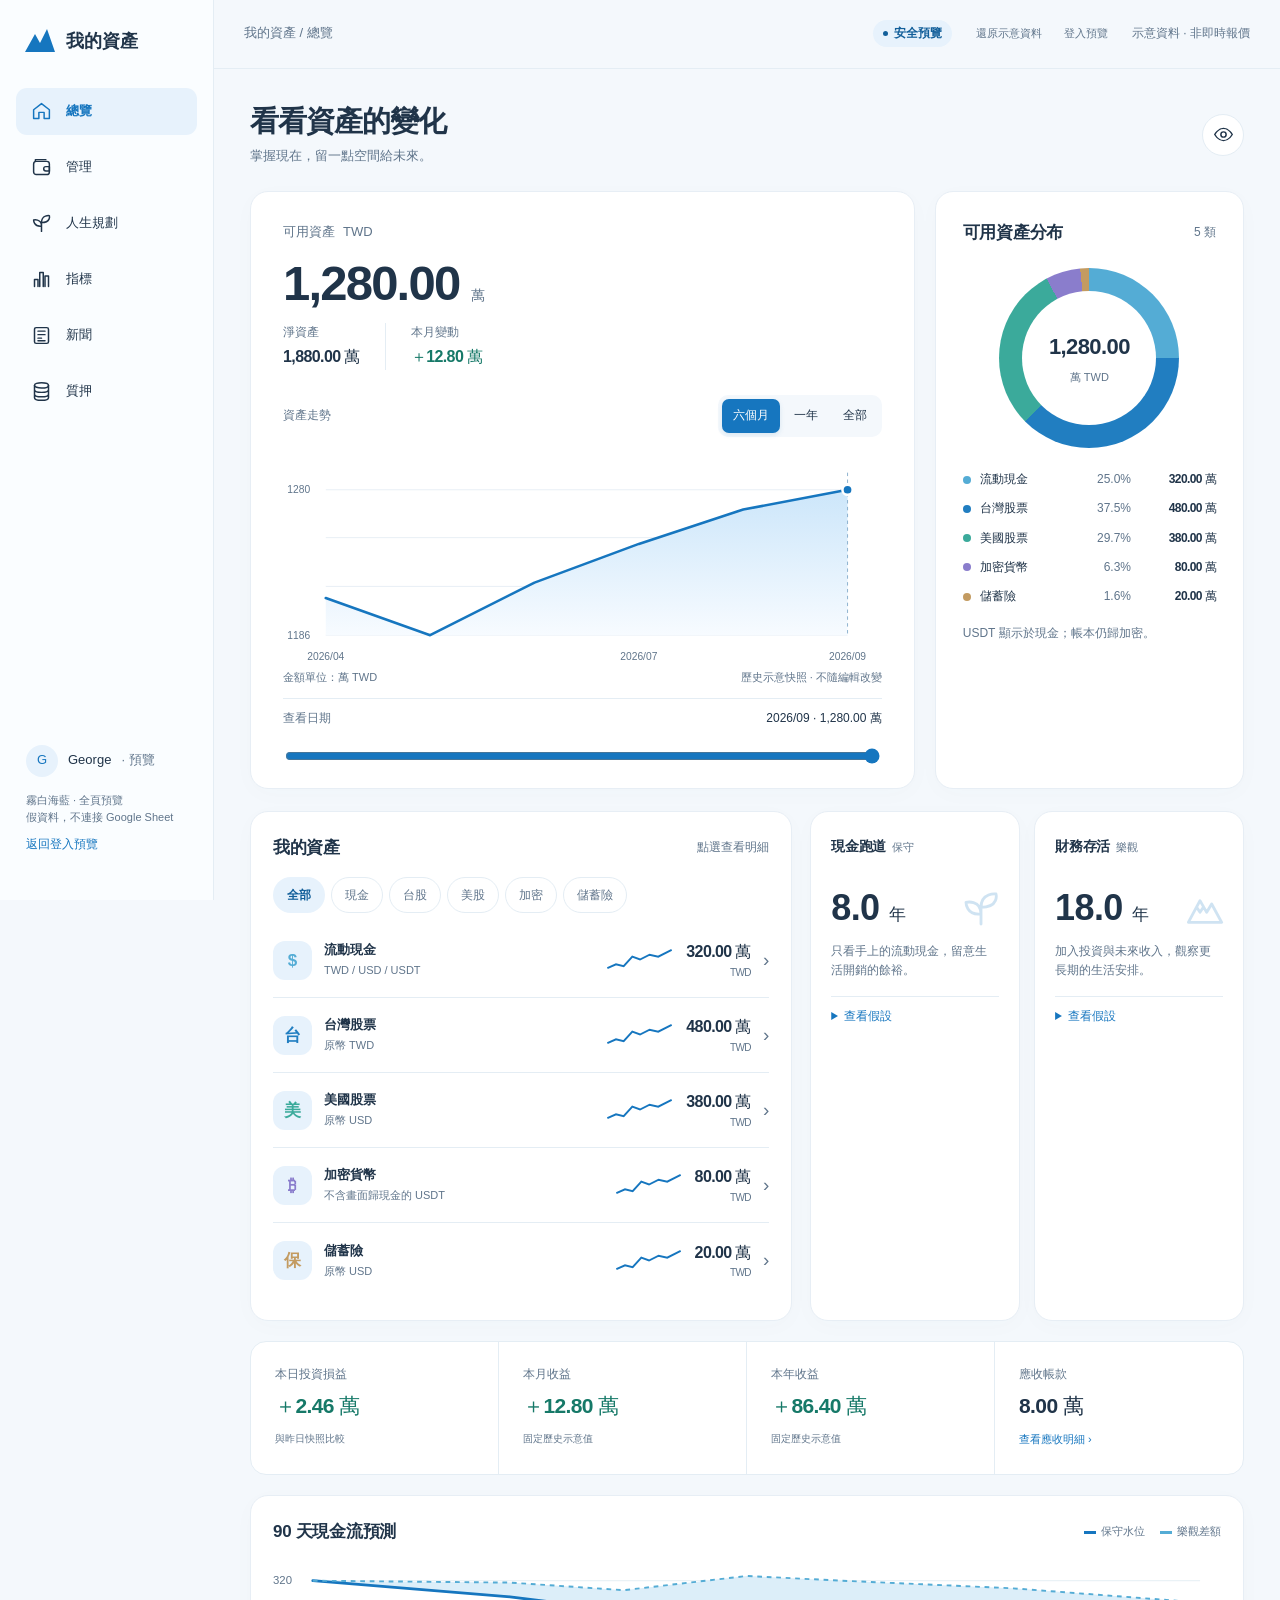
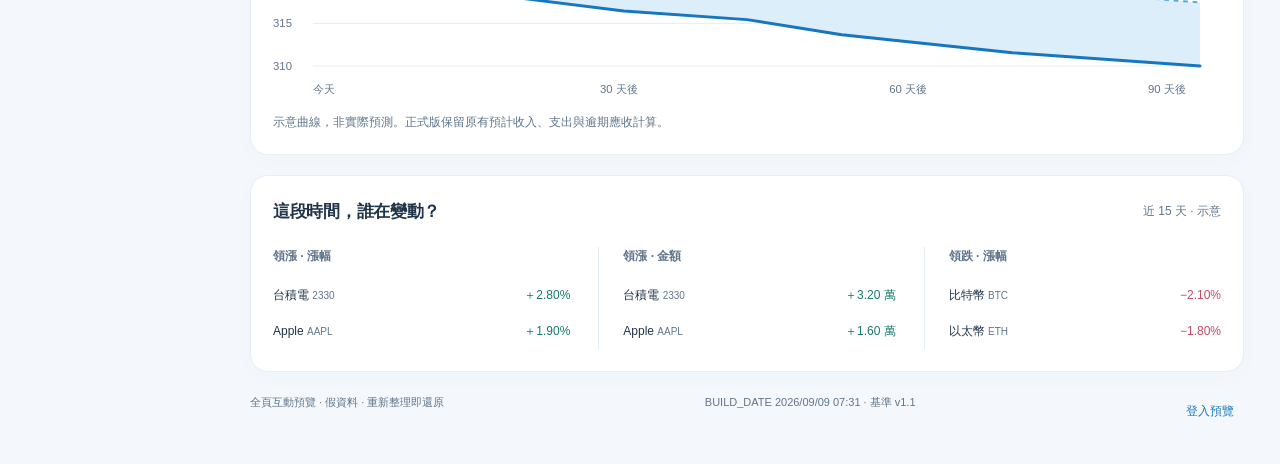
<file: ui-preview.html>
<!doctype html>
<html lang="zh-TW">
<head>
<meta charset="utf-8">
<meta http-equiv="Content-Security-Policy" content="default-src 'none'; script-src 'unsafe-inline'; style-src 'unsafe-inline'; connect-src 'none'; img-src data:; font-src 'none'; form-action 'none'; base-uri 'none'; object-src 'none'">
<meta name="viewport" content="width=device-width, initial-scale=1">
<title>資產總覽 · 霧白海藍預覽</title>
<style>
:root{color-scheme:light;--bg:#f4f8fc;--paper:#fff;--ink:#203449;--muted:#60758b;--blue:#1676bf;--blue-deep:#125f9a;--blue-pale:#e7f2fc;--line:#e4edf4;--positive:#167968;--negative:#c54a63;--cash:#54acd5;--tw:#217ec1;--us:#3baa9b;--crypto:#8a7dcc;--insurance:#c39b61;--shadow:0 5px 24px #23597a05}
*{box-sizing:border-box}body{margin:0;background:var(--bg);color:var(--ink);font-family:Inter,-apple-system,BlinkMacSystemFont,"PingFang TC","Microsoft JhengHei",sans-serif;font-size:14px;line-height:1.6}button,input{font:inherit}button{cursor:pointer;color:inherit}button:disabled{cursor:default}button:focus-visible,a:focus-visible,input:focus-visible,summary:focus-visible{outline:3px solid var(--blue);outline-offset:4px}button{border:0;background:none}a{color:var(--blue)}h1,h2,h3,p{margin:0}h1{font-size:27px;letter-spacing:-1px;line-height:1.3}h2{font-size:17px;letter-spacing:-.3px}h3{font-size:14px}.num{font-variant-numeric:tabular-nums;letter-spacing:-.6px}.muted{color:var(--muted)}.positive{color:var(--positive)}.negative{color:var(--negative)}.icon{width:21px;height:21px;fill:none;stroke:currentColor;stroke-width:1.7;stroke-linecap:round;stroke-linejoin:round;flex:none}.skip{position:fixed;top:-100px;left:12px;z-index:10;background:white;padding:12px}.skip:focus{top:12px}.sidebar{display:none}.topbar{padding:17px 20px 12px;display:flex;align-items:center;justify-content:space-between;gap:12px}.brand{font-size:18px;font-weight:750;display:flex;gap:11px;align-items:center}.brandmark{width:30px;height:28px;color:var(--blue)}.badge{display:inline-flex;align-items:center;gap:6px;color:var(--blue-deep);font-size:12px;font-weight:600;padding:4px 10px;border-radius:20px;background:var(--blue-pale)}.badge:before{content:"";height:5px;width:5px;border-radius:50%;background:currentColor}.top-meta{display:flex;gap:16px;align-items:center}.top-meta .muted{display:none;font-size:12px}main{max-width:1500px;margin:auto;padding:16px 18px 100px}.page-head{display:flex;align-items:center;justify-content:space-between;margin:0 0 22px;gap:12px}.page-head p{margin-top:6px;font-size:13px;color:var(--muted)}.round-button{width:42px;height:42px;border:1px solid var(--line);border-radius:50%;background:var(--paper);display:grid;place-items:center;flex:none}.preview-note{font-size:12px;color:var(--muted);margin-top:18px}.panel{background:var(--paper);border:1px solid #e7eef5;border-radius:18px;box-shadow:var(--shadow)}.hero-grid{display:grid;gap:16px}.hero{padding:24px 22px 12px;overflow:hidden}.eyebrow{font-size:13px;color:var(--muted);display:flex;gap:8px;align-items:center}.balance{font-size:40px;font-weight:650;line-height:1.35;letter-spacing:-1.8px;margin:7px 0}.balance small{font-size:14px;font-weight:450;letter-spacing:0;color:var(--muted)}.hero-facts{display:flex;gap:25px;font-size:12px}.hero-facts strong{display:block;font-size:16px;font-weight:550;margin-top:2px}.hero-facts>div+div{border-left:1px solid var(--line);padding-left:25px}.chart-heading{display:flex;justify-content:space-between;align-items:center;gap:8px;margin:25px 0 4px}.segmented{display:flex;padding:4px;border-radius:10px;background:var(--bg);gap:3px}.segmented button{padding:6px 11px;border-radius:7px;font-size:12px;min-height:34px}.segmented button[aria-pressed=true]{background:var(--blue);color:white;box-shadow:0 2px 5px #1a6fab20}.chart{position:relative;min-width:0}.chart svg{width:100%;height:auto;display:block;overflow:visible}.chart text{fill:var(--muted);font-size:21px;font-family:inherit}.chart-grid{stroke:var(--line);stroke-width:1}.chart-line{stroke:var(--blue);stroke-width:3;fill:none;stroke-linejoin:round;stroke-linecap:round}.chart-caption{display:flex;align-items:center;justify-content:space-between;gap:10px;color:var(--muted);font-size:11px;padding:0 0 6px}.date-control{display:flex;flex-wrap:wrap;align-items:center;gap:12px;border-top:1px solid var(--line);padding-top:10px;margin-top:5px;font-size:12px;color:var(--muted)}.date-control input{order:2;flex-basis:100%;accent-color:var(--blue);width:100%;min-width:40px;height:28px}.date-control output{margin-left:auto;white-space:nowrap;color:var(--ink);font-variant-numeric:tabular-nums}.allocation{padding:24px}.section-head{display:flex;align-items:center;justify-content:space-between;gap:10px}.section-head .muted{font-size:12px}.donut-wrap{display:grid;place-items:center;position:relative;width:170px;height:170px;margin:23px auto}.donut{width:100%;height:100%;border-radius:50%;background:conic-gradient(var(--cash) 0 25%,var(--tw) 25% 62.5%,var(--us) 62.5% 92.1875%,var(--crypto) 92.1875% 98.4375%,var(--insurance) 98.4375%)}.donut:after{content:"";position:absolute;inset:23px;background:white;border-radius:50%}.donut-center{position:absolute;text-align:center;line-height:1.6}.donut-center b{display:block;font-size:22px;font-weight:600}.donut-center span{font-size:11px;color:var(--muted)}.legend{list-style:none;padding:0;margin:0;display:grid;gap:10px}.legend li{display:flex;align-items:center;gap:9px;font-size:12px}.dot{width:8px;height:8px;border-radius:50%;flex:none}.legend .pct{margin-left:auto;color:var(--muted)}.legend b{font-weight:550;width:76px;text-align:right}.lower-grid{display:grid;grid-template-columns:minmax(0,1fr);gap:18px;margin-top:22px}.assets{padding:22px}.filters{display:flex;gap:6px;overflow:auto;padding:16px 0 10px}.filters button{font-size:12px;min-height:36px;padding:6px 13px;white-space:nowrap;border-radius:18px;border:1px solid var(--line);color:var(--muted)}.filters button[aria-pressed=true]{background:var(--blue-pale);color:var(--blue-deep);border-color:transparent;font-weight:650}.asset-row{width:100%;display:flex;align-items:center;text-align:left;gap:12px;padding:16px 0;border-bottom:1px solid var(--line);min-height:75px}.asset-row:last-child{border-bottom:none}.asset-icon{width:39px;height:39px;display:grid;place-items:center;border-radius:12px;font-weight:650;font-size:17px;background:var(--blue-pale);color:var(--blue)}.asset-title{min-width:0;overflow-wrap:anywhere;font-size:13px;font-weight:600;flex:1}.asset-title small{display:block;color:var(--muted);font-size:11px;font-weight:400;margin-top:1px}.asset-value{flex:none;text-align:right;font-size:16px;font-weight:550}.asset-value small{display:block;font-size:10px;color:var(--muted);font-weight:400}.spark{display:none;width:68px;height:24px;fill:none;stroke:var(--blue);stroke-width:2}.chevron{color:var(--muted);font-size:19px}.runways{display:grid;gap:14px}.runway{padding:22px;position:relative;overflow:hidden}.runway h2{font-size:14px}.runway .tag{font-size:11px;color:var(--muted);font-weight:400;margin-left:6px}.runway-num{font-size:32px;font-weight:600;margin:14px 0 5px}.runway-num small{font-size:17px;font-weight:450}.runway p{font-size:12px;color:var(--muted);max-width:30em}.runway details{margin-top:16px;font-size:12px;border-top:1px solid var(--line);padding-top:10px}.runway summary{color:var(--blue);cursor:pointer}.runway ul{padding-left:17px;color:var(--muted);margin-bottom:0}.runway-art{position:absolute;right:22px;top:55px;opacity:.2;color:var(--blue);width:54px;height:54px}.income-strip{display:grid;grid-template-columns:1fr 1fr;gap:0;background:var(--paper);border:1px solid var(--line);border-radius:16px;margin:20px 0;overflow:hidden}.income-stat{padding:18px;border-bottom:1px solid var(--line)}.income-stat:nth-child(odd){border-right:1px solid var(--line)}.income-stat:nth-child(n+3){border-bottom:0}.income-stat span{font-size:12px;color:var(--muted)}.income-stat b{display:block;font-size:21px;font-weight:550;margin:4px 0}.income-stat small{font-size:10px;color:var(--muted)}.cashflow{padding:22px;margin-top:20px}.cashflow .section-head{flex-wrap:wrap}.line-legend{display:flex;gap:15px;font-size:11px;color:var(--muted)}.line-legend i{display:inline-block;width:12px;height:3px;background:var(--blue);vertical-align:middle;margin-right:5px}.line-legend i.optimistic{background:var(--cash)}.cashflow-chart{margin-top:12px}.movers{padding:22px;margin-top:20px}.mover-columns{display:grid;gap:20px;margin-top:22px}.mover-column h3{font-size:12px;color:var(--muted);margin-bottom:12px}.mover-item{display:flex;align-items:center;justify-content:space-between;font-size:12px;padding:8px 0}.mover-item b{font-weight:500}.mover-item small{color:var(--muted)}.footer{margin-top:22px;font-size:11px;color:var(--muted);display:flex;justify-content:space-between;gap:10px;flex-wrap:wrap}.bottom-nav{position:fixed;bottom:0;left:0;right:0;background:#ffffffef;backdrop-filter:blur(12px);border-top:1px solid var(--line);display:flex;justify-content:space-around;padding:8px 6px max(9px,env(safe-area-inset-bottom));z-index:3}.bottom-nav button{display:flex;flex-direction:column;align-items:center;gap:3px;font-size:10px;min-width:45px;min-height:45px;color:var(--muted)}.bottom-nav button[aria-current=page]{color:var(--blue)}.pending{opacity:.55}dialog{border:1px solid var(--line);border-radius:22px;padding:27px;width:min(440px,calc(100% - 32px));color:var(--ink);box-shadow:0 20px 90px #20344922}dialog::backdrop{background:#17354b45;backdrop-filter:blur(3px)}.dialog-head{display:flex;align-items:center;justify-content:space-between;gap:12px;margin-bottom:12px}.dialog-copy{color:var(--muted);font-size:14px}.detail-value{font-size:34px;margin:16px 0;font-weight:600}.detail-meta{padding:16px;background:var(--bg);border-radius:12px;font-size:13px}.dialog-close{margin-top:24px;background:var(--blue);color:white;min-height:44px;border-radius:10px;width:100%}.notice{position:fixed;bottom:90px;left:50%;transform:translateX(-50%);background:var(--ink);color:white;border-radius:12px;padding:12px 20px;font-size:13px;z-index:6;max-width:calc(100% - 30px);width:max-content;box-shadow:0 5px 30px #20344922}.notice:empty{display:none}.private .money{visibility:hidden;user-select:none}
@media(min-width:500px){.spark{display:block}.runways{grid-template-columns:1fr 1fr}.balance{font-size:45px}.hero{padding:28px 28px 14px}}
@media(min-width:769px){.chart text{font-size:12px}.hero .chart svg{max-height:225px}.sidebar{display:flex;position:fixed;inset:0 auto 0 0;width:196px;padding:27px 16px 22px;background:#fafdff;border-right:1px solid var(--line);flex-direction:column}.sidebar .brand{padding:0 9px 32px}.side-links{display:grid;gap:9px}.side-links button{display:flex;align-items:center;gap:14px;text-align:left;padding:13px 15px;border-radius:11px;font-size:13px;min-height:46px}.side-links button[aria-current=page]{background:var(--blue-pale);color:var(--blue);font-weight:650}.side-links .pending small{margin-left:auto;font-size:9px}.side-bottom{margin-top:auto;color:var(--muted);font-size:11px;padding:15px 10px}.profile{display:flex;align-items:center;gap:10px;margin-bottom:15px;color:var(--ink);font-size:13px}.avatar{width:32px;height:32px;border-radius:50%;display:grid;place-items:center;background:var(--blue-pale);color:var(--blue)}.workspace{margin-left:196px}.topbar{padding:20px 30px;border-bottom:1px solid var(--line)}.topbar .brand{font-size:13px;font-weight:450;color:var(--muted)}.topbar .brandmark{display:none}.top-meta .muted{display:block}main{padding:30px 28px 30px}.page-head{margin-bottom:24px}h1{font-size:29px}.hero-grid{grid-template-columns:minmax(0,1.85fr) minmax(245px,1fr);gap:20px}.hero{padding:28px 28px 14px}.hero .balance{font-size:45px}.allocation{padding:25px 22px}.donut-wrap{width:165px;height:165px;margin:22px auto}.lower-grid{grid-template-columns:minmax(0,1.4fr) minmax(0,1fr)}.runways{grid-template-columns:1fr}.income-strip{grid-template-columns:repeat(4,1fr)}.income-stat{border-bottom:0;border-right:1px solid var(--line)}.income-stat:last-child{border-right:0}.mover-columns{grid-template-columns:repeat(3,1fr);gap:28px}.mover-column+.mover-column{border-left:1px solid var(--line);padding-left:24px}.bottom-nav{display:none}.notice{bottom:28px}.hero .chart{margin-top:10px}}
@media(min-width:1200px){main{padding:34px 36px}.sidebar{width:214px}.workspace{margin-left:214px}.hero-grid{grid-template-columns:minmax(0,2.15fr) minmax(285px,1fr)}.balance,.hero .balance{font-size:49px}.hero{padding:30px 32px 16px}.lower-grid{grid-template-columns:minmax(0,1.25fr) minmax(0,1fr)}.runways{grid-template-columns:1fr 1fr}.runway{padding:23px 20px}.runway-num{font-size:36px;margin-top:22px}.runway-art{top:70px;right:18px;width:40px}.allocation{padding:27px}.donut-wrap{width:180px;height:180px}.income-stat{padding:20px 24px}}
@media(prefers-reduced-motion:no-preference){button{transition:background .16s,color .16s}.asset-row:hover{background:var(--bg)}.round-button:hover{background:var(--blue-pale)}}
[hidden]{display:none!important}
:root{--danger-soft:#fff0f3;--warm:#fff5e7}
.account-original small{display:block;font-size:10px;color:var(--muted)}
.subnav{display:flex;align-items:center;gap:6px;flex-wrap:wrap;margin:0 0 20px}.subnav button{min-height:40px;padding:8px 15px;border-radius:10px;font-size:13px;color:var(--muted)}.subnav button[aria-pressed=true]{background:var(--blue-pale);color:var(--blue-deep);font-weight:600}
.primary,.secondary,.danger-button{min-height:42px;padding:9px 16px;border-radius:10px;display:inline-flex;align-items:center;justify-content:center;gap:8px;font-size:13px;font-weight:550}.primary{background:var(--blue);color:white}.secondary{background:var(--paper);border:1px solid var(--line);color:var(--blue)}.danger-button{background:var(--danger-soft);color:var(--negative)}.text-button{color:var(--blue);font-size:12px;min-height:36px;padding:5px 10px}.toolbar{display:flex;align-items:center;justify-content:space-between;gap:12px;flex-wrap:wrap;margin-bottom:22px}.toolbar p{font-size:12px;color:var(--muted)}.section-space{margin-top:24px}.padded{padding:22px}.block-note{padding:12px 16px;background:var(--blue-pale);border-radius:11px;color:var(--blue-deep);font-size:12px;line-height:1.8;margin-top:18px}.subtle-note{font-size:12px;color:var(--muted);margin-top:12px}.management-accounts{margin-top:16px}.record-row{display:grid;grid-template-columns:minmax(0,1fr) auto;align-items:center;gap:12px;padding:17px 0;border-bottom:1px solid var(--line)}.record-row:last-child{border:0}.record-name{font-weight:550;font-size:14px;overflow-wrap:anywhere}.record-name small{font-weight:400;font-size:11px;display:block;color:var(--muted);margin-top:3px}.record-right{display:flex;align-items:center;gap:8px}.record-amount{font-size:17px;text-align:right;font-weight:550;white-space:nowrap}.record-amount small{display:block;font-size:10px;font-weight:400;color:var(--muted)}.edit-button{width:36px;height:36px;border-radius:9px;color:var(--muted);border:1px solid var(--line);font-size:15px}.two-column,.three-column{display:grid;gap:18px;grid-template-columns:minmax(0,1fr)}.quiet-card{background:var(--paper);border:1px solid var(--line);border-radius:14px;padding:21px}.quiet-card .card-value{font-size:28px;font-weight:600;margin:12px 0 5px}.quiet-card .card-value small{font-size:12px;color:var(--muted);font-weight:400}.mini-head{display:flex;justify-content:space-between;align-items:center;gap:8px}.mini-head h3{font-size:14px}.budget-line{padding:14px 0}.budget-line-head{display:flex;justify-content:space-between;font-size:13px;gap:8px}.budget-track{height:7px;background:var(--bg);border-radius:8px;margin-top:9px;overflow:hidden}.budget-track span{display:block;height:100%;background:var(--blue);border-radius:8px}.status-tag{font-size:10px;background:var(--blue-pale);color:var(--blue-deep);border-radius:12px;padding:3px 9px;white-space:nowrap}.status-tag.done{color:var(--positive);background:#e9f7f2}.empty-state{padding:35px 15px;text-align:center;color:var(--muted);font-size:13px}.editor-form{display:grid;gap:16px}.editor-form label{font-size:12px;color:var(--muted);display:grid;gap:7px}.editor-form input,.editor-form select,.param-row input{width:100%;min-width:0;min-height:42px;border:1px solid #d4e1ed;border-radius:9px;background:white;color:var(--ink);padding:9px 11px;font:inherit}.editor-form select{font-size:14px}.editor-form input{font-size:16px}.editor-form .form-grid{display:grid;grid-template-columns:1fr 1fr;gap:12px}.form-actions{display:flex;justify-content:flex-end;gap:10px;flex-wrap:wrap;margin-top:10px}.form-error{color:var(--negative);font-size:13px;min-height:20px}.editor-form .muted{font-size:12px}dialog{max-height:90dvh;overflow:auto}dialog .form-actions .danger-button{margin-right:auto}.dialog-head h2{max-width:calc(100% - 55px);overflow-wrap:anywhere}.global-actions{display:flex;gap:6px}.global-actions button{font-size:11px;color:var(--muted);padding:5px 8px;border-radius:8px}.global-actions button:hover{background:var(--blue-pale)}.side-bottom .text-button{padding-left:0}.private .private-input{visibility:hidden}.page-illustration{width:100%;height:100%;display:block}.experience-card{display:grid;grid-template-columns:85px minmax(0,1fr) auto;align-items:center;gap:14px;padding:15px;border:1px solid var(--line);border-radius:14px;background:white}.experience-art{height:76px;border-radius:10px;overflow:hidden;background:var(--blue-pale)}.experience-copy h3{font-size:14px}.experience-copy p{font-size:11px;color:var(--muted);margin-top:4px}.experience-stack{display:grid;gap:13px;margin-top:18px}.page-banner{position:relative;overflow:hidden;background:linear-gradient(120deg,#eff7fd,#e0f1fc);border:1px solid #deecf7;padding:27px;border-radius:17px;margin-bottom:22px}.page-banner h2{font-size:22px;max-width:75%;line-height:1.5}.page-banner p{color:var(--muted);font-size:13px;max-width:70%;margin-top:6px}.banner-art{position:absolute;right:0;bottom:-3px;height:125px;width:190px;opacity:.75;pointer-events:none}.planning-layout{display:grid;grid-template-columns:minmax(0,1fr);gap:20px}.params{align-self:start;padding:20px}.params summary{cursor:pointer;font-size:15px;font-weight:600;list-style-position:outside;margin-left:16px}.params .param-group{padding:16px 0;border-top:1px solid var(--line);margin-top:16px}.param-group h3{color:var(--muted);font-size:11px;margin-bottom:12px}.param-row{display:grid;grid-template-columns:minmax(0,1fr) 78px 24px;gap:7px;align-items:center;margin:9px 0;font-size:12px}.param-row input{font-size:14px;font-weight:500;padding:7px 8px;min-height:35px;font-variant-numeric:tabular-nums}.param-row>span{color:var(--muted);font-size:10px}.param-help{font-size:11px;color:var(--muted);margin-top:10px}.projection-top{display:flex;align-items:center;justify-content:space-between;gap:16px;background:var(--blue-pale);border-radius:14px;padding:20px;margin-bottom:18px}.projection-top p{font-size:11px;color:var(--muted)}.projection-top strong{font-size:25px;font-weight:600}.projection-chart{margin-top:20px}.timeline{display:flex;justify-content:space-between;gap:12px;position:relative;padding:22px 5px 0}.timeline:before{content:'';position:absolute;left:8px;right:8px;top:27px;height:2px;background:var(--line)}.timeline-item{position:relative;padding-top:20px;font-size:11px;max-width:25%;text-align:center}.timeline-item:before{content:'';position:absolute;top:0;left:calc(50% - 5px);width:10px;height:10px;background:var(--blue);border:3px solid #e1effa;border-radius:50%}.timeline-item strong{display:block;font-size:12px}.projection-legend{display:flex;gap:18px;flex-wrap:wrap;color:var(--muted);font-size:11px}.projection-legend i{width:13px;display:inline-block;border-top:2px solid var(--blue);vertical-align:middle;margin-right:6px}.projection-legend .floor{border-top-style:dashed;border-color:var(--insurance)}.temp-hero{text-align:center;padding:30px 24px}.temp-hero h2{font-size:16px}.temp-number{font-size:52px;font-weight:600;margin:8px 0 15px;line-height:1.3}.temp-number small{font-size:17px;font-weight:450;color:var(--muted);margin-left:12px}.temp-track{height:12px;position:relative;margin:0 auto;background:linear-gradient(90deg,#2f88c9,#a6d3e7,#ecdba2,#eaae7d,#d7706b);border-radius:10px;max-width:720px}.temp-pointer{position:absolute;top:-5px;transform:translateX(-50%);width:20px;height:22px;border:3px solid white;box-shadow:0 0 0 2px var(--ink);background:var(--ink);border-radius:10px}.temp-labels{display:flex;justify-content:space-between;max-width:720px;margin:13px auto 0;font-size:11px;color:var(--muted)}.indicator-grid{display:grid;grid-template-columns:minmax(0,1fr);gap:14px;margin-top:18px}.indicator{padding:20px;border-radius:14px;background:white;border:1px solid var(--line)}.indicator .indicator-head{display:flex;justify-content:space-between;gap:8px;align-items:center}.indicator h3{font-size:14px}.indicator-value{font-size:27px;font-weight:600;margin:10px 0 4px}.indicator-note{font-size:12px;color:var(--muted);min-height:35px}.indicator-range{margin-top:15px;height:5px;background:var(--line);border-radius:9px}.indicator-range span{display:block;background:var(--blue);height:100%;border-radius:9px}.indicator-foot{display:flex;justify-content:space-between;gap:10px;margin-top:8px;font-size:10px;color:var(--muted)}.news-feature{display:grid;gap:0;overflow:hidden}.news-art{min-height:185px;background:var(--blue-pale)}.news-feature-copy{padding:24px}.news-feature h2{font-size:23px;line-height:1.55;margin:11px 0}.news-feature p{color:var(--muted);font-size:13px;line-height:1.9;margin-bottom:12px}.news-meta{display:flex;align-items:center;gap:8px;font-size:11px;color:var(--muted)}.news-row{display:flex;align-items:center;gap:17px;width:100%;padding:20px 0;text-align:left;border-bottom:1px solid var(--line)}.news-row:last-child{border-bottom:none}.news-row .news-thumb{height:67px;width:90px;border-radius:9px;overflow:hidden;flex:none}.news-row h3{font-size:14px;line-height:1.6}.news-row p{font-size:11px;color:var(--muted);margin-top:5px}.news-row .chevron{margin-left:auto}.post{border:1px solid var(--line);border-radius:14px;padding:20px;background:white}.post-head{display:flex;align-items:center;gap:10px;margin-bottom:15px;font-size:12px}.post-head strong{font-size:13px}.post p{font-size:13px;line-height:1.9;color:var(--muted)}.post .text-button{margin:10px 0 0;padding-left:0}.staking-hero{position:relative;overflow:hidden;background:linear-gradient(120deg,white,#eaf5fd);padding:27px;border-radius:18px;border:1px solid var(--line)}.staking-hero .balance{color:var(--blue-deep);margin:14px 0 5px}.staking-hero p{font-size:12px;color:var(--muted);position:relative}.staking-hero .banner-art{height:170px;width:240px;opacity:.4}.staking-list{display:grid;gap:15px;margin-top:18px}.stake-item{background:white;border:1px solid var(--line);border-radius:14px;overflow:hidden}.stake-item summary{padding:20px;display:flex;justify-content:space-between;align-items:center;gap:15px;cursor:pointer;list-style:none}.stake-title{display:flex;align-items:center;gap:11px;font-size:16px;font-weight:600}.stake-title .asset-icon{border-radius:50%}.stake-value{font-size:18px;font-weight:600;text-align:right}.stake-value small{display:block;font-size:10px;color:var(--muted);font-weight:400}.stake-detail{padding:0 20px 20px}.stake-numbers{display:grid;grid-template-columns:repeat(3,minmax(0,1fr));gap:10px;padding:16px;background:var(--bg);border-radius:11px}.stake-numbers span{display:block;font-size:10px;color:var(--muted)}.stake-numbers b{display:block;font-size:17px;font-weight:550;margin-top:5px;overflow-wrap:anywhere}.stake-formula{margin-top:14px;font-size:12px;color:var(--muted)}.login-page{min-height:100dvh;display:grid;grid-template-columns:minmax(0,1fr);background:white}.login-story{padding:36px 25px;position:relative;overflow:hidden;background:linear-gradient(140deg,#edf7fe,#d7ecfa);min-height:300px}.login-story h1{font-size:32px;line-height:1.45;position:relative;z-index:1}.login-story p{font-size:14px;position:relative;z-index:1;margin-top:14px;color:var(--muted);max-width:420px}.login-story .login-art{height:200px;width:100%;position:absolute;bottom:-35px;left:0;opacity:.55}.login-panel{display:grid;place-items:center;padding:45px 28px;min-height:400px}.login-inner{max-width:370px;width:100%;text-align:center}.login-inner .brand{justify-content:center;margin-bottom:38px;font-size:24px}.login-inner h2{font-size:28px;margin-bottom:10px}.login-inner>p{font-size:13px;color:var(--muted);line-height:1.9;margin-bottom:28px}.google-demo{width:100%;padding:14px 20px;border:1px solid var(--line);background:white;border-radius:11px;box-shadow:var(--shadow);font-size:16px;font-weight:550;min-height:52px}.google-letter{color:var(--blue);font-size:23px;font-weight:700;margin-right:12px}.login-inner .block-note{text-align:left;margin-top:25px}.login-small{font-size:11px!important;margin-top:22px}.privacy-explanation{font-size:11px;color:var(--muted);margin-bottom:12px}
@media(min-width:600px){.two-column{grid-template-columns:repeat(2,minmax(0,1fr))}.three-column{grid-template-columns:repeat(3,minmax(0,1fr))}.indicator-grid{grid-template-columns:repeat(2,minmax(0,1fr))}.news-feature{grid-template-columns:1fr 1.2fr}.news-feature .news-art{min-height:280px}.record-row.account-record{grid-template-columns:minmax(0,1.1fr) minmax(0,.8fr) auto}.account-original{text-align:right}.account-original small{display:block;color:var(--muted);font-size:10px}.login-story h1{font-size:42px}}
@media(max-width:599px){.account-original{font-size:11px;color:var(--muted);grid-column:1;grid-row:2}.account-record .record-right{grid-column:2;grid-row:1 / span 2}.account-record{gap:3px 10px}.record-amount{font-size:15px}.experience-card{grid-template-columns:60px minmax(0,1fr) auto;gap:10px;padding:11px}.experience-art{height:64px}.experience-copy h3{font-size:12px}.experience-copy p{font-size:10px}.page-banner h2{font-size:19px;max-width:80%}.page-banner p{max-width:85%;font-size:12px}.banner-art{opacity:.3}.page-banner{padding:21px}.projection-top strong{font-size:21px}.temp-hero{padding:26px 18px}.global-actions{display:none}.staking-hero .balance{font-size:36px}.stake-numbers{gap:6px;padding:12px}.stake-numbers b{font-size:14px}.news-feature h2{font-size:21px}.news-row .news-thumb{width:65px;height:60px}.news-row{gap:12px}.subnav{flex-wrap:nowrap;overflow:auto}.subnav button{white-space:nowrap;padding:8px 12px}}
@media(min-width:1000px){.planning-layout{grid-template-columns:270px minmax(0,1fr)}.params{position:sticky;top:20px}.login-page{grid-template-columns:1.2fr 1fr}.login-story{display:flex;flex-direction:column;justify-content:center;padding:80px 65px;min-height:100dvh}.login-story h1{font-size:45px}.login-story .login-art{height:400px;bottom:0;opacity:.6}.login-story p{max-width:460px}.news-feature{grid-template-columns:.85fr 1.15fr}.news-feature-copy{padding:34px}.news-feature h2{font-size:26px}.padded{padding:25px}.staking-hero{padding:34px}.staking-hero .banner-art{width:350px;height:220px}.indicator-grid{gap:17px}}
</style>
</head>
<body>
<a class="skip" href="#main">跳到主要內容</a>
<svg xmlns="http://www.w3.org/2000/svg" style="display:none" aria-hidden="true"><symbol id="home" viewBox="0 0 24 24"><path d="m3 10 9-7 9 7v10H15v-7H9v7H3z"/></symbol><symbol id="wallet" viewBox="0 0 24 24"><rect x="3" y="5" width="18" height="15" rx="3"/><path d="M17 11h4v5h-4a2.5 2.5 0 0 1 0-5ZM5 5V3h12"/></symbol><symbol id="life" viewBox="0 0 24 24"><path d="M12 21V10M12 15C3 16 3 8 3 8s9-2 9 7ZM12 11C12 2 21 3 21 3s2 8-9 8Z"/></symbol><symbol id="bars" viewBox="0 0 24 24"><path d="M4 20V12h4v8M10 20V4h4v16M16 20V8h4v12"/></symbol><symbol id="news" viewBox="0 0 24 24"><rect x="4" y="3" width="16" height="18" rx="2"/><path d="M8 7h8M8 11h8M8 15h4M8 18h8"/></symbol><symbol id="coins" viewBox="0 0 24 24"><ellipse cx="12" cy="5" rx="8" ry="3"/><path d="M4 5v5c0 4 16 4 16 0V5M4 10v5c0 4 16 4 16 0v-5M4 15v4c0 4 16 4 16 0v-4"/></symbol><symbol id="eye" viewBox="0 0 24 24"><path d="M2 12s4-7 10-7 10 7 10 7-4 7-10 7S2 12 2 12Z"/><circle cx="12" cy="12" r="3"/></symbol><symbol id="mountain" viewBox="0 0 24 24"><path d="m2 20 7-13 4 7 3-5 6 11H2ZM7 11l2 3 2-3"/></symbol><symbol id="logo" viewBox="0 0 30 28"><path fill="currentColor" stroke="none" d="m0 25 10-18 5 9 7-14 8 23z"/></symbol></svg>
<aside class="sidebar"><div class="brand"><svg class="brandmark"><use href="#logo"/></svg>我的資產</div><nav class="side-links" aria-label="主要導覽"></nav><div class="side-bottom"><div class="profile"><span class="avatar">G</span>George<span class="muted">· 預覽</span></div><p>霧白海藍 · 全頁預覽</p><p>假資料，不連接 Google Sheet</p><button class="text-button" data-action="login">返回登入預覽</button></div></aside>
<div class="workspace"><header class="topbar"><div class="brand"><svg class="brandmark"><use href="#logo"/></svg><span>我的資產 / 總覽</span></div><div class="top-meta"><span class="badge">安全預覽</span><div class="global-actions"><button data-action="reset">還原示意資料</button><button data-action="login">登入預覽</button></div><span class="muted">示意資料 · 非即時報價</span></div></header>
<main id="main"><div class="page-head"><div><h1>看看資產的變化</h1><p>掌握現在，留一點空間給未來。</p></div><button class="round-button" id="privacy" aria-label="隱藏金額" aria-pressed="false"><svg class="icon"><use href="#eye"/></svg></button></div>
<div id="overview-page"><div class="hero-grid"><section class="panel hero" aria-labelledby="available-label"><div class="eyebrow" id="available-label">可用資產 <span>TWD</span></div><div class="balance num money">1,280.00 <small>萬</small></div><div class="hero-facts"><div><span class="muted">淨資產</span><strong class="num money">1,880.00 萬</strong></div><div><span class="muted">本月變動</span><strong class="positive num money">＋12.80 萬</strong></div></div><div class="chart-heading"><span class="muted" style="font-size:12px">資產走勢</span><div class="segmented" id="periods" aria-label="趨勢期間"><button data-period="6m" aria-pressed="true">六個月</button><button data-period="1y" aria-pressed="false">一年</button><button data-period="all" aria-pressed="false">全部</button></div></div><div class="chart money" id="trend"></div><div class="chart-caption"><span>金額單位：萬 TWD</span><span>歷史示意快照 · 不隨編輯改變</span></div><label class="date-control"><span>查看日期</span><input id="history-date" aria-label="查看歷史日期" type="range" min="0" max="5" value="5"><output id="history-value" class="money" aria-live="polite"></output></label></section>
<section class="panel allocation"><div class="section-head"><h2>可用資產分布</h2><span class="muted">5 類</span></div><div class="donut-wrap" role="img" aria-label="資產分布，詳細金額見下方清單"><div class="donut"></div><div class="donut-center money"><b class="num">1,280.00</b><span>萬 TWD</span></div></div><ul class="legend" id="allocation-list"></ul><p class="preview-note">USDT 顯示於現金；帳本仍歸加密。</p></section></div>
<div class="lower-grid"><section class="panel assets"><div class="section-head"><h2>我的資產</h2><span class="muted">點選查看明細</span></div><div class="filters" id="filters" aria-label="資產分類"><button data-category="all" aria-pressed="true">全部</button><button data-category="cash" aria-pressed="false">現金</button><button data-category="tw" aria-pressed="false">台股</button><button data-category="us" aria-pressed="false">美股</button><button data-category="crypto" aria-pressed="false">加密</button><button data-category="insurance" aria-pressed="false">儲蓄險</button></div><div id="asset-list" aria-live="polite"></div></section><div class="runways"><section class="panel runway"><h2>現金跑道<span class="tag">保守</span></h2><svg class="icon runway-art"><use href="#life"/></svg><div class="runway-num num money">8.0 <small>年</small></div><p>只看手上的流動現金，留意生活開銷的餘裕。</p><details><summary>查看假設</summary><ul class="money"><li>示意流動現金 320 萬</li><li>示意年支出 40 萬</li><li>此預覽使用簡化固定示意值</li></ul></details></section><section class="panel runway"><h2>財務存活<span class="tag">樂觀</span></h2><svg class="icon runway-art"><use href="#mountain"/></svg><div class="runway-num num money">18.0 <small>年</small></div><p>加入投資與未來收入，觀察更長期的生活安排。</p><details><summary>查看假設</summary><ul class="money"><li>18 年為版面展示用數字</li><li>未執行正式財務存活模擬</li><li>正式版仍沿用原計算規則</li></ul></details></section></div></div>
<section class="income-strip" aria-label="收益與應收摘要"><div class="income-stat"><span>本日投資損益</span><b class="num positive money">＋2.46 萬</b><small>與昨日快照比較</small></div><div class="income-stat"><span>本月收益</span><b class="num positive money">＋12.80 萬</b><small>固定歷史示意值</small></div><div class="income-stat"><span>本年收益</span><b class="num positive money">＋86.40 萬</b><small>固定歷史示意值</small></div><div class="income-stat"><span>應收帳款</span><b class="num money">8.00 萬</b><button id="receivables" style="font-size:11px;color:var(--blue);padding:0;min-height:28px">查看應收明細 ›</button></div></section>
<section class="panel cashflow"><div class="section-head"><h2>90 天現金流預測</h2><div class="line-legend"><span><i></i>保守水位</span><span><i class="optimistic"></i>樂觀差額</span></div></div><div class="chart cashflow-chart money"><svg viewBox="0 0 1000 145" role="img" aria-label="示意現金流，保守水位由320萬逐步降至310萬，樂觀水位包含應收款"><path d="M42 25H978M42 70H978M42 115H978" class="chart-grid"/><text x="0" y="29">320</text><text x="0" y="74">315</text><text x="0" y="119">310</text><path d="M42 25 250 42 370 57 500 66 600 82 780 101 978 115L978 48 780 33 600 25 500 20 370 35 250 27 42 25" fill="#dceef9"/><path d="M42 25 250 42 370 57 500 66 600 82 780 101 978 115" class="chart-line"/><path d="M42 25 250 27 370 35 500 20 600 25 780 33 978 48" fill="none" stroke="#54acd5" stroke-width="2" stroke-dasharray="5 5"/><text x="42" y="143">今天</text><text x="345" y="143">30 天後</text><text x="650" y="143">60 天後</text><text x="923" y="143">90 天後</text></svg></div><p class="preview-note">示意曲線，非實際預測。正式版保留原有預計收入、支出與逾期應收計算。</p></section>
<section class="panel movers"><div class="section-head"><h2>這段時間，誰在變動？</h2><span class="muted">近 15 天 · 示意</span></div><div class="mover-columns"><div class="mover-column"><h3>領漲 · 漲幅</h3><div class="mover-item"><span>台積電 <small>2330</small></span><b class="positive money">＋2.80%</b></div><div class="mover-item"><span>Apple <small>AAPL</small></span><b class="positive money">＋1.90%</b></div></div><div class="mover-column"><h3>領漲 · 金額</h3><div class="mover-item"><span>台積電 <small>2330</small></span><b class="positive money">＋3.20 萬</b></div><div class="mover-item"><span>Apple <small>AAPL</small></span><b class="positive money">＋1.60 萬</b></div></div><div class="mover-column"><h3>領跌 · 漲幅</h3><div class="mover-item"><span>比特幣 <small>BTC</small></span><b class="negative money">−2.10%</b></div><div class="mover-item"><span>以太幣 <small>ETH</small></span><b class="negative money">−1.80%</b></div></div></div></section>
</div><section id="secondary-page" hidden></section><footer class="footer"><span>總覽互動預覽 · 所有資料皆為虛構</span><span id="preview-build">BUILD_DATE 2026/09/09 07:31 · 基準 v1.1</span></footer></main></div>
<section id="login-page" class="login-page" hidden></section><nav class="bottom-nav" aria-label="手機主要導覽"></nav><div class="notice" role="status" id="notice"></div>
<dialog id="detail" aria-labelledby="detail-title"><div class="dialog-head"><h2 id="detail-title"></h2><button class="round-button" id="close-detail" aria-label="關閉明細">✕</button></div><div id="detail-body"></div><button class="dialog-close" id="done-detail">知道了</button></dialog>
<script id="preview-model">
const ASSETS = Object.freeze([
  Object.freeze({id:'cash',name:'流動現金',value:320,unit:'TWD / USD / USDT',icon:'$',color:'--cash',description:'台幣帳戶 240 萬，加上美元與 USDT 換算共 80 萬。USDT 畫面歸現金、帳本歸加密。'}),
  Object.freeze({id:'tw',name:'台灣股票',value:480,unit:'原幣 TWD',icon:'台',color:'--tw',description:'台積電、台灣 ETF 等示意持倉。此處金額為台幣合計。'}),
  Object.freeze({id:'us',name:'美國股票',value:380,unit:'原幣 USD',icon:'美',color:'--us',description:'示意原幣 118,750 USD，以示意匯率 32 換算為 380 萬 TWD。'}),
  Object.freeze({id:'crypto',name:'加密貨幣',value:80,unit:'不含畫面歸現金的 USDT',icon:'₿',color:'--crypto',description:'比特幣、以太幣等示意持倉，金額已換算為 TWD；USDT 在上方流動現金顯示，帳本分類不變。'}),
  Object.freeze({id:'insurance',name:'儲蓄險',value:20,unit:'原幣 USD',icon:'保',color:'--insurance',description:'示意原幣 6,250 USD，以示意匯率 32 換算為 20 萬 TWD。設定存美元、快照存台幣的規則不變。'})
]);
const HISTORY = Object.freeze([980,1002,995,1040,1056,1095,1080,1103,1135,1122,1150,1193,1210,1186,1220,1245,1267.2,1280].map((value,i)=>Object.freeze({date:`${2025+Math.floor((i+3)/12)}/${String((i+3)%12+1).padStart(2,'0')}`,value})));
function selectAssets(category){return ASSETS.filter(a=>category==='all'||a.id===category);}
function selectHistory(period){return HISTORY.slice(period==='6m'?-6:period==='1y'?-12:0);}
function chartPoints(rows){
  if(!rows.length)return [];
  const min=Math.min(...rows.map(r=>r.value)), max=Math.max(...rows.map(r=>r.value));
  return rows.map((r,i)=>({x:50+(rows.length===1?0:i/(rows.length-1)*610),y:max===min?130:220-(r.value-min)/(max-min)*170}));
}

const DEMO_FX = Object.freeze({TWD:1, USD:32, USDT:32});
function createDemoState() {
  return {
    accounts:[
      {id:'cash-twd',category:'cash',name:'日常台幣帳戶',currency:'TWD',amount:2400000,price:1},
      {id:'cash-usd',category:'cash',name:'美元備用金',currency:'USD',amount:15000,price:1},
      {id:'usdt',category:'crypto',name:'USDT',currency:'USDT',amount:10000,price:1},
      {id:'tw-tsmc',category:'tw',name:'台積電 · 2330',currency:'TWD',amount:3000,price:1000},
      {id:'tw-etf',category:'tw',name:'台灣 ETF · 示意',currency:'TWD',amount:10000,price:180},
      {id:'us-aapl',category:'us',name:'Apple · AAPL',currency:'USD',amount:100,price:250},
      {id:'us-vti',category:'us',name:'美股 ETF · 示意',currency:'USD',amount:375,price:250},
      {id:'btc',category:'crypto',name:'Bitcoin · BTC',currency:'USD',amount:0.04,price:100000},
      {id:'eth',category:'crypto',name:'Ethereum · ETH',currency:'USD',amount:7,price:3000},
      {id:'policy',category:'insurance',name:'美元儲蓄險',currency:'USD',amount:6250,price:1}
    ],
    budget:[{id:'rent',name:'住宅與水電',amount:18000},{id:'daily',name:'日常生活',amount:10000},{id:'transport',name:'交通與其他',amount:5300}],
    income:[{id:'income-a',name:'專案合作款 A',amount:50000,status:'待入帳'},{id:'income-b',name:'專案合作款 B',amount:30000,status:'待入帳'},{id:'income-c',name:'本月顧問收入',amount:60000,status:'已入帳'}],
    rewards:[{id:'reward-a',name:'本月示意質押收益',amount:4600},{id:'reward-b',name:'美元活存利息（已換算）',amount:860}],
    planned:[{id:'planned-a',name:'家電汰換',amount:40000},{id:'planned-b',name:'年度保費',amount:24000}],
    experiences:[{id:'trip',name:'京都慢旅行',amount:200000,age:45,status:'規劃中',kind:'travel'},{id:'photo',name:'把日常拍成故事',amount:80000,age:40,status:'規劃中',kind:'photo'}],
    extras:{realestate:9500000,debt:3500000},
    indicators:[
      {id:'rank',name:'Coinbase 排名',value:112,min:1,max:500,reverse:true,manual:true,note:'觀察應用程式的市場關注度。'},
      {id:'search',name:'Google 搜尋趨勢',value:52,min:0,max:100,manual:true,note:'觀察比特幣搜尋熱度的變化。'},
      {id:'nupl',name:'NUPL',value:0.3,min:-0.5,max:1,manual:true,note:'未實現損益的市場狀態。'},
      {id:'rainbow',name:'彩虹圖',value:4,min:1,max:9,manual:false,note:'長期價格區間的視覺參考。'},
      {id:'mvrv',name:'MVRV Z-Score',value:1.2,min:-2,max:10,manual:true,note:'市值與實現價值的相對位置。'},
      {id:'mayer',name:'Mayer Multiple',value:1.05,min:0.5,max:2.5,manual:false,note:'價格相對於 200 日均線的位置。'},
      {id:'ma',name:'兩年均線',value:1.12,min:0,max:3,manual:false,note:'以長期均線觀察價格週期。'},
      {id:'pi',name:'Pi Cycle',value:null,min:0,max:1,manual:false,note:'週期訊號尚無示意資料。'},
      {id:'ahr',name:'AHR999',value:0.85,min:0,max:4,manual:false,note:'長期價格與估值的觀察指標。'},
      {id:'dominance',name:'BTC 市佔率',value:54.3,min:30,max:70,manual:false,note:'比特幣在加密市場中的比重。'}
    ]
  };
}
function displayCategory(record) { return record.currency === 'USDT' ? 'cash' : record.category; }
function recordTWD(record) { return record.amount * record.price * DEMO_FX[record.currency]; }
function assetSummary(state) {
  return ASSETS.map(asset => ({...asset,value:state.accounts.filter(r=>displayCategory(r)===asset.id).reduce((sum,r)=>sum+recordTWD(r),0)/10000}));
}
function applyDemoRecord(state, collection, record) {
  if (!['accounts','budget','income','rewards','planned','experiences'].includes(collection)) throw new Error('不支援的示意資料');
  if (!record.id || !String(record.name??'').trim() || String(record.name).length>60) throw new Error('請填寫 1–60 字的名稱');
  if (!Number.isFinite(record.amount) || record.amount<0 || record.amount>1e10) throw new Error('請填寫合理的非負金額或數量');
  if (collection==='accounts') {
    if (!['cash','tw','us','crypto','insurance'].includes(record.category) || !Object.hasOwn(DEMO_FX,record.currency)) throw new Error('幣別或分類不正確');
    if (!Number.isFinite(record.price) || record.price<=0 || record.price>1e8) throw new Error('示意單價必須大於零');
    if (record.currency==='USDT' && record.category!=='crypto') throw new Error('USDT 帳本分類必須為加密貨幣');
  }
  if (collection==='experiences' && (!Number.isInteger(record.age) || record.age<20 || record.age>120)) throw new Error('體驗年齡請填 20–120 歲');
  const copy={...record,name:String(record.name).trim()};
  const index=state[collection].findIndex(r=>r.id===record.id);
  if (index<0) state[collection].push(copy); else state[collection][index]=copy;
}
function removeDemoRecord(state, collection, id) {
  if (!['accounts','budget','income','rewards','planned','experiences'].includes(collection)) throw new Error('不支援的示意資料');
  state[collection]=state[collection].filter(r=>r.id!==id);
}
function previewProjection(p, experiences=[]) {
  if (![p.age,p.life,p.retire,p.start,p.spend,p.rate,p.inflation,p.income].every(Number.isFinite) || p.life<=p.age || p.life>120 || p.age<20) return [];
  const rows=[{age:p.age,value:p.start}], rate=p.rate/100, inflation=p.inflation/100;
  let balance=p.start;
  for(let age=p.age+1;age<=p.life;age++) {
    const multiplier=age<p.retire?1:age<p.retire+15?(p.early??120)/100:(p.late??80)/100;
    const spending=p.spend*Math.pow(1+inflation,age-p.age)*multiplier;
    const extra=experiences.filter(e=>e.age===age&&e.status!=='已完成').reduce((sum,e)=>sum+e.amount/10000,0)+(age===p.giftAge?(p.legacy??0):0)+(age<=(p.windowEnd??p.life)?(p.experienceBudget??0):0);
    balance=Math.max(0,balance*(1+rate)+(age<p.retire?p.income:0)-spending-extra);
    rows.push({age,value:balance});
  }
  return rows;
}
function demoTemperature(rows) {
  const values=rows.filter(r=>Number.isFinite(r.value)&&r.max>r.min).map(r=>{
    const normalized=Math.max(0,Math.min(1,(r.value-r.min)/(r.max-r.min)));
    return (r.reverse?1-normalized:normalized)*100;
  });
  return values.length?Math.round(values.reduce((n,v)=>n+v,0)/values.length):null;
}
function escapeText(value) { return String(value).replace(/[&<>"']/g,c=>({'&':'&amp;','<':'&lt;','>':'&gt;','"':'&quot;',"'":'&#39;'}[c])); }

function isQuantityRecord(record) { return ['tw','us','crypto'].includes(record.category) && record.currency!=='USDT'; }
function validatedProjectionValues(entries) {
  const result={};
  for(const entry of entries) {
    const value=Number(entry.value);
    if(String(entry.value).trim()==='' || !Number.isFinite(value) || value<entry.min || value>entry.max)return null;
    result[entry.key]=value;
  }
  return result;
}
</script>
<script>
const el=id=>document.getElementById(id);
const money=value=>value.toLocaleString('en-US',{minimumFractionDigits:2,maximumFractionDigits:2});
let period='6m', privateMode=false, noticeTimer;
let demo=createDemoState();
let activePage='總覽',managementCategory='cash',incomeFilter='all';
const pages=[['home','總覽'],['wallet','管理'],['life','人生規劃'],['bars','指標'],['news','新聞'],['coins','質押']];
for(const nav of document.querySelectorAll('.side-links,.bottom-nav')){
  nav.innerHTML=pages.map(([icon,label],i)=>`<button ${i===0?'aria-current="page"':''} data-page="${label}"><svg class="icon" aria-hidden="true"><use href="#${icon}"/></svg><span>${label}</span></button>`).join('');
  nav.addEventListener('click',event=>{const b=event.target.closest('button');if(b)navigatePage(b.dataset.page);});
}
function showNotice(message){clearTimeout(noticeTimer);el('notice').textContent=message;noticeTimer=setTimeout(()=>el('notice').textContent='',3500);}
function renderAssets(category){
  el('asset-list').innerHTML=assetSummary(demo).filter(a=>category==='all'||a.id===category).map(a=>`<button class="asset-row" data-asset="${a.id}" aria-label="查看${a.name}明細"><span class="asset-icon" style="color:var(${a.color})">${a.icon}</span><span class="asset-title">${a.name}<small>${a.unit}</small></span><svg class="spark" viewBox="0 0 70 25" aria-hidden="true"><path d="M1 21 10 17 18 19 27 9 35 12 45 7 54 9 68 2"/></svg><span class="asset-value num money">${money(a.value)} 萬<small>TWD</small></span><span class="chevron" aria-hidden="true">›</span></button>`).join('');
}
function renderTrend(){
  const rows=selectHistory(period),points=chartPoints(rows),line=points.map(p=>`${p.x},${p.y}`).join(' '),last=points.at(-1);
  el('trend').innerHTML=`<svg viewBox="0 0 700 260" role="img" aria-label="${period==='6m'?'六個月':period==='1y'?'一年':'全部'}資產走勢示意"><defs><linearGradient id="area" x1="0" y1="0" x2="0" y2="1"><stop offset="0%" stop-color="#cce6fa"/><stop offset="100%" stop-color="#f7fbff"/></linearGradient></defs>${[50,106,163,220].map(y=>`<path d="M50 ${y}H660" class="chart-grid"/>`).join('')}<path d="M${line.replaceAll(' ',' L')} L${last.x} 220 L50 220Z" fill="url(#area)"/><polyline points="${line}" class="chart-line"/>${[0,Math.floor(rows.length/2),rows.length-1].map(i=>`<text x="${points[i].x}" y="249" text-anchor="middle">${rows[i].date}</text>`).join('')}<text x="5" y="54">${Math.round(Math.max(...rows.map(r=>r.value)))}</text><text x="5" y="224">${Math.round(Math.min(...rows.map(r=>r.value)))}</text><line id="cursor-line" x1="${last.x}" x2="${last.x}" y1="30" y2="220" stroke="#7ca6c7" stroke-dasharray="4 4"/><circle id="cursor-dot" cx="${last.x}" cy="${last.y}" r="6" fill="#1676bf" stroke="white" stroke-width="3"/></svg>`;
  el('history-date').max=rows.length-1;el('history-date').value=rows.length-1;renderCursor();
}
function renderCursor(){const rows=selectHistory(period),i=Number(el('history-date').value),p=chartPoints(rows)[i];el('history-value').textContent=`${rows[i].date} · ${money(rows[i].value)} 萬`;el('cursor-line').setAttribute('x1',p.x);el('cursor-line').setAttribute('x2',p.x);el('cursor-dot').setAttribute('cx',p.x);el('cursor-dot').setAttribute('cy',p.y);}
function openDetail(title,body){el('done-detail').hidden=false;el('done-detail').textContent='知道了';el('detail-title').textContent=title;el('detail-body').innerHTML=body;el('detail').showModal();}
el('allocation-list').innerHTML=ASSETS.map(a=>`<li><span class="dot" style="background:var(${a.color})"></span><span>${a.name}</span><span class="pct money">${(a.value/1280*100).toFixed(1)}%</span><b class="num money">${money(a.value)} 萬</b></li>`).join('');
el('filters').addEventListener('click',event=>{const b=event.target.closest('button');if(!b)return;for(const button of el('filters').children)button.setAttribute('aria-pressed',String(button===b));renderAssets(b.dataset.category);});
el('periods').addEventListener('click',event=>{const b=event.target.closest('button');if(!b)return;period=b.dataset.period;for(const button of el('periods').children)button.setAttribute('aria-pressed',String(button===b));renderTrend();});
el('history-date').addEventListener('input',renderCursor);
el('asset-list').addEventListener('click',event=>{const button=event.target.closest('[data-asset]');if(!button)return;if(privateMode){showNotice('請先顯示金額，再查看明細。');return;}const a=assetSummary(demo).find(a=>a.id===button.dataset.asset);openDetail(a.name,`<p class="muted">示意資產 · 換算為 TWD</p><div class="detail-value num">${money(a.value)} 萬</div><p class="detail-meta">${escapeText(demo.accounts.filter(r=>displayCategory(r)===a.id).map(r=>r.name+'：'+money(r.amount)+' '+r.currency+(r.price!==1?' × 示意單價 '+money(r.price):'')).join('；'))}</p><p class="preview-note">此處只有假資料，不提供寫入或交易操作。</p>`);});
el('receivables').addEventListener('click',()=>{if(privateMode){showNotice('請先顯示金額，再查看明細。');return;}openDetail('應收帳款',`<p class="dialog-copy">以下為虛構應收資料，僅展示閱讀與關閉明細的操作。</p><div class="detail-value num">${money(demo.income.filter(r=>r.status==='待入帳').reduce((sum,r)=>sum+r.amount,0)/10000)} 萬 TWD</div><div class="detail-meta">${demo.income.filter(r=>r.status==='待入帳').map(r=>escapeText(r.name)+'：'+money(r.amount/10000)+' 萬').join('<br>')||'目前沒有待入帳示意款項。'}</div>`);});
for(const id of ['close-detail','done-detail'])el(id).addEventListener('click',()=>el('detail').close());
el('privacy').addEventListener('click',()=>{privateMode=!privateMode;document.body.classList.toggle('private',privateMode);for(const node of document.querySelectorAll('.money'))node.setAttribute('aria-hidden',String(privateMode));el('privacy').setAttribute('aria-pressed',String(privateMode));el('privacy').setAttribute('aria-label',privateMode?'顯示金額':'隱藏金額');});
renderAssets('all');renderTrend();
/* 全頁預覽互動 */

const pageDescriptions={
  '總覽':['看看資產的變化','掌握現在，留一點空間給未來。'],
  '管理':['把每一筆錢安排好','整理資產與收支，讓生活有更多選擇。'],
  '人生規劃':['讓資產陪你走過每個階段','Die With Zero · 把資源留給值得的體驗。'],
  '指標':['市場現在的溫度','從不同角度觀察，留一點距離做判斷。'],
  '新聞':['比特幣新聞','換個角度，看看正在發生的事。'],
  '質押':['看看持倉累積了多少','看懂數量變化，再安排下一步。']
};
let projection={age:35,retire:55,life:90,start:1280,spend:40,rate:3,inflation:2,income:0,floor:500,windowEnd:65,early:120,late:80,legacy:0,giftAge:60,experienceBudget:0};
let includeExperiences=true;
let nextDemoId=1;
const categoryNames=Object.fromEntries(ASSETS.map(a=>[a.id,a.name]));
const collectionNames={accounts:'資產',budget:'生活支出',income:'收入',rewards:'收益',planned:'未來支出',experiences:'體驗'};
function scene(kind='mountain') {
  const base='<svg class="page-illustration" viewBox="0 0 400 220" aria-hidden="true" xmlns="http://www.w3.org/2000/svg">';
  if(kind==='photo')return base+'<rect width="400" height="220" fill="#e4eff9"/><circle cx="300" cy="60" r="38" fill="#c9e2f5"/><path d="M0 190 120 83 242 220H0M135 220 280 110 400 220" fill="#bdd9ee"/><rect x="113" y="66" width="180" height="115" rx="15" fill="#386c96"/><path d="M149 66V48h68l18 18" fill="#386c96"/><circle cx="204" cy="123" r="43" fill="#e3f2fc"/><circle cx="204" cy="123" r="30" fill="#2176b3"/><circle cx="194" cy="112" r="12" fill="#79bce7"/><rect x="260" y="84" width="15" height="8" rx="2" fill="#d5ebfa"/></svg>';
  if(kind==='bitcoin')return base+'<rect width="400" height="220" fill="#e5f2fc"/><path d="M0 190 90 143 165 167 252 85 320 110 400 35V220H0" fill="#c3e0f5"/><path d="M0 178 90 131 165 155 252 73 320 98 400 23" fill="none" stroke="#78b8e2" stroke-width="3"/><circle cx="205" cy="114" r="69" fill="#2176b3"/><circle cx="205" cy="114" r="57" fill="none" stroke="#9bd0ef" stroke-width="2"/><text x="205" y="143" font-family="sans-serif" font-size="81" text-anchor="middle" fill="white">₿</text></svg>';
  return base+'<rect width="400" height="220" fill="#e6f3fc"/><circle cx="305" cy="47" r="25" fill="#f6e8c8"/><path d="m-20 192 115-129 127 146 78-93 130 104H0" fill="#bedbef"/><path d="m30 220 127-117 75 74 35-43 157 86" fill="#91c0df"/><path d="M0 204Q90 172 180 196T400 182V220H0" fill="#d1e8f5"/><path d="M165 139v65M227 139v65M149 130h95M155 149h83" stroke="#3e7da7" stroke-width="8" stroke-linecap="round"/><path d="M0 219Q180 173 400 212" stroke="#f6fbff" fill="none" stroke-width="7"/></svg>';
}
function privacyRefresh(){
  for(const node of document.querySelectorAll('.money,.private-input'))node.setAttribute('aria-hidden',String(privateMode));
}
function refreshOverview(){
  const assets=assetSummary(demo),total=assets.reduce((n,a)=>n+a.value,0);
  el('overview-page').querySelector('.balance').innerHTML=money(total)+' <small>萬</small>';
  el('overview-page').querySelector('.hero-facts strong').textContent=money(total+(demo.extras.realestate-demo.extras.debt)/10000)+' 萬';
  document.querySelector('.donut-center b').textContent=money(total);
  let accumulated=0;
  const segments=assets.map(a=>{const start=accumulated;accumulated+=total?a.value/total*100:0;return `var(${a.color}) ${start}% ${accumulated}%`;});
  document.querySelector('.donut').style.background=total?`conic-gradient(${segments.join(',')})`:'var(--line)';
  el('allocation-list').innerHTML=assets.map(a=>`<li><span class="dot" style="background:var(${a.color})"></span><span>${a.name}</span><span class="pct money">${total?(a.value/total*100).toFixed(1):'0.0'}%</span><b class="num money">${money(a.value)} 萬</b></li>`).join('');
  renderAssets(el('filters').querySelector('[aria-pressed=true]').dataset.category);
  const pending=demo.income.filter(r=>r.status==='待入帳').reduce((sum,r)=>sum+r.amount,0);
  document.querySelector('.income-stat:last-child b').textContent=money(pending/10000)+' 萬';
  const cash=assets.find(a=>a.id==='cash').value, spend=demo.budget.reduce((sum,r)=>sum+r.amount,0)*12/10000;
  document.querySelector('.runway-num').innerHTML=(spend>0?(cash/spend).toFixed(1):'—')+' <small>年</small>';
  document.querySelector('.runway details ul').innerHTML='<li>示意流動現金 '+money(cash)+' 萬</li><li>示意年支出 '+money(spend)+' 萬</li><li>簡化為現金除以年支出，非正式跑道模型</li>';

  privacyRefresh();
}
function navigatePage(name){
  if(!Object.hasOwn(pageDescriptions,name))return;
  activePage=name;
  document.querySelector('.skip').setAttribute('href','#main');
  document.querySelector('.workspace').hidden=false;
  document.querySelector('.sidebar').hidden=false;
  document.querySelector('.bottom-nav').hidden=false;
  el('login-page').hidden=true;
  el('overview-page').hidden=name!=='總覽';
  el('secondary-page').hidden=name==='總覽';
  document.querySelector('.page-head h1').textContent=pageDescriptions[name][0];
  document.querySelector('.page-head p').textContent=pageDescriptions[name][1];
  document.querySelector('.topbar .brand span').textContent='我的資產 / '+name;
  document.title=name+' · 霧白海藍預覽';
  for(const button of document.querySelectorAll('[data-page]')){
    if(button.dataset.page===name)button.setAttribute('aria-current','page');else button.removeAttribute('aria-current');
  }
  if(name==='總覽')refreshOverview();else renderCurrentPage();
  window.scrollTo({top:0,behavior:'instant'});
}
function renderCurrentPage(){
  const renderers={'管理':renderManagementPreview,'人生規劃':renderPlanningPreview,'指標':renderIndicatorsPreview,'新聞':renderNewsPreview,'質押':renderStakingPreview};
  if(renderers[activePage])renderers[activePage]();
  privacyRefresh();
}
function sectionTitle(title,collection){return `<div class="section-head"><h2>${title}</h2>${collection?`<button class="text-button" data-action="add" data-collection="${collection}">＋ 新增${collectionNames[collection]}</button>`:''}</div>`;}
function listRecords(collection){
  const rows=collection==='income'?demo.income.filter(r=>incomeFilter==='all'||r.status===incomeFilter):demo[collection];
  if(!rows.length)return '<div class="empty-state">這裡還沒有示意紀錄。可以新增一筆試試。</div>';
  return rows.map(r=>`<div class="record-row"><div class="record-name">${escapeText(r.name)}${r.status?`<small><span class="status-tag ${r.status==='已入帳'?'done':''}">${r.status}</span></small>`:''}</div><div class="record-right"><span class="record-amount num money">${money(r.amount/10000)} 萬<small>TWD</small></span><button class="edit-button" data-action="edit" data-collection="${collection}" data-id="${r.id}" aria-label="編輯${escapeText(r.name)}">✎</button></div></div>`).join('');
}
function experienceCards(){
  if(!demo.experiences.length)return '<div class="empty-state">先從一件想做的事開始。</div>';
  return demo.experiences.map(r=>`<article class="experience-card"><div class="experience-art">${scene(r.kind)}</div><div class="experience-copy"><h3>${escapeText(r.name)}</h3><p>${r.age} 歲 · <span class="money">預算 ${money(r.amount/10000)} 萬 TWD</span></p><p><span class="status-tag ${r.status==='已完成'?'done':''}">${r.status}</span></p></div><button class="edit-button" data-action="edit" data-collection="experiences" data-id="${r.id}" aria-label="編輯${escapeText(r.name)}">✎</button></article>`).join('');
}
function renderManagementPreview(){
  const accounts=demo.accounts.filter(r=>displayCategory(r)===managementCategory);
  const policy=assetSummary(demo).find(a=>a.id==='insurance');
  el('secondary-page').innerHTML=`
    <div class="toolbar"><p>以下操作只變更本次預覽的假資料，重新整理即還原。</p><button class="secondary" data-action="reset">還原示意資料</button></div>
    <section class="panel padded">${sectionTitle('資產帳戶','accounts')}
      <div class="subnav section-space" aria-label="管理資產分類">${ASSETS.filter(a=>a.id!=='insurance').map(a=>`<button data-action="account-filter" data-id="${a.id}" aria-pressed="${managementCategory===a.id}">${a.name}</button>`).join('')}</div>
      <div class="management-accounts">${accounts.length?accounts.map(r=>`<div class="record-row account-record"><div class="record-name">${escapeText(r.name)}<small>${r.currency==='USDT'?'帳本：加密貨幣 · 畫面：流動現金':categoryNames[r.category]}</small></div><div class="account-original money">${money(r.amount)} ${['tw','us','crypto'].includes(r.category)&&r.currency!=='USDT'?'單位':r.currency}<small>${isQuantityRecord(r)?'示意單價 '+money(r.price)+' '+r.currency:'原幣餘額'}</small></div><div class="record-right"><span class="record-amount num money">${money(recordTWD(r)/10000)} 萬<small>換算 TWD</small></span><button class="edit-button" data-action="edit" data-collection="accounts" data-id="${r.id}" aria-label="編輯${escapeText(r.name)}">✎</button></div></div>`).join(''):'<div class="empty-state">尚無示意資產，新增一筆看看。</div>'}</div>
      <p class="block-note">示意匯率：1 USD／USDT = 32 TWD。USDT 保留加密帳本分類，畫面歸現金。</p>
    </section>
    <section class="section-space">${sectionTitle('其他資產與負債')}<div class="three-column section-space">
      <div class="quiet-card"><div class="mini-head"><h3>美元儲蓄險</h3><button class="text-button" data-action="edit" data-collection="accounts" data-id="policy">編輯</button></div><div class="card-value num money">${money(demo.accounts.find(r=>r.id==='policy')?.amount??0)} <small>USD</small></div><p class="muted money">約 ${money(policy.value)} 萬 TWD</p><p class="subtle-note">設定存美元，快照存台幣。</p></div>
      ${['realestate','debt'].map(key=>`<div class="quiet-card"><div class="mini-head"><h3>${key==='realestate'?'房地產':'負債'}</h3><button class="text-button" data-action="extra" data-id="${key}">編輯</button></div><div class="card-value num money">${money(demo.extras[key]/10000)} <small>萬 TWD</small></div><p class="subtle-note">${key==='realestate'?'長期持有的資產':'整理負擔，留意未來現金流'}</p></div>`).join('')}
    </div></section>
    <section class="panel padded section-space">${sectionTitle('質押與活存收益','rewards')}${listRecords('rewards')}</section>
    <div class="two-column section-space"><section class="panel padded">${sectionTitle('生活支出預算','budget')}<div class="card-value num money" style="font-size:27px;margin-top:18px">${money(demo.budget.reduce((s,r)=>s+r.amount,0)/10000)} <small style="font-size:12px">萬 TWD／月</small></div>${demo.budget.length?demo.budget.map(r=>`<div class="budget-line"><div class="budget-line-head"><span>${escapeText(r.name)}</span><span class="money">${money(r.amount/10000)} 萬 <button class="text-button" data-action="edit" data-collection="budget" data-id="${r.id}" aria-label="編輯${escapeText(r.name)}">編輯</button></span></div><div class="budget-track"><span style="width:${demo.budget.reduce((n,a)=>n+a.amount,0)?r.amount/demo.budget.reduce((n,a)=>n+a.amount,0)*100:0}%"></span></div></div>`).join(''):'<p class="empty-state">尚無支出預算。</p>'}<div class="section-space">${sectionTitle('未來支出','planned')}${listRecords('planned')}</div></section>
    <section class="panel padded">${sectionTitle('主動收入','income')}<div class="subnav section-space">${['all','已入帳','待入帳'].map(key=>`<button data-action="income-filter" data-id="${key}" aria-pressed="${incomeFilter===key}">${key==='all'?'全部':key}</button>`).join('')}</div>${listRecords('income')}<p class="subtle-note">示意入帳狀態只在本頁預覽，不觸發帳戶轉帳或正式入帳流程。</p></section></div>
    <section class="panel padded section-space">${sectionTitle('重大體驗支出規劃','experiences')}<div class="experience-stack">${experienceCards()}</div></section>`;
}
function openEditor(collection,id){
  if(privateMode){showNotice('請先顯示金額，再編輯示意資料。');return;}
  const existing=demo[collection]?.find(r=>r.id===id);
  const isAccount=collection==='accounts', isExperience=collection==='experiences';
  const draft=existing??{id:'demo-'+nextDemoId++,name:'',amount:0,category:managementCategory,currency:managementCategory==='tw'?'TWD':managementCategory==='cash'?'TWD':'USD',price:1,age:45,status:collection==='income'?'待入帳':'規劃中',kind:'travel'};
  const kind=collectionNames[collection];
  const accountCurrency=draft.currency==='USDT'?['USDT']:draft.category==='cash'?['TWD','USD']:draft.category==='tw'?['TWD']:['USD'];
  openDetail((existing?'編輯':'新增')+kind,`<form id="demo-form" class="editor-form"><p class="muted">只修改假資料，重新整理就會還原。</p>
    <label>名稱<input name="name" required maxlength="60" value="${escapeText(draft.name)}" autocomplete="off"></label>
    <div class="form-grid"><label>${isAccount&&isQuantityRecord(draft)?'持有數量':isAccount?'原幣金額':'金額（TWD）'}<input name="amount" type="number" min="0" max="10000000000" step="any" required value="${draft.amount}"></label>
    ${isAccount?`<label>原幣別<select name="currency">${accountCurrency.map(c=>`<option ${c===draft.currency?'selected':''}>${c}</option>`).join('')}</select></label>`:`<label>顯示單位<input value="TWD · 台幣元" disabled></label>`}</div>
    ${isAccount&&!['cash','insurance'].includes(draft.category)&&draft.currency!=='USDT'?`<label>示意單價（${draft.currency}）<input name="price" type="number" min="0.00000001" max="100000000" step="any" value="${draft.price}" required></label>`:''}
    ${isExperience?`<div class="form-grid"><label>體驗年齡<input name="age" type="number" min="20" max="120" step="1" required value="${draft.age}"></label><label>狀態<select name="status"><option ${draft.status==='規劃中'?'selected':''}>規劃中</option><option ${draft.status==='已完成'?'selected':''}>已完成</option></select></label></div>`:''}
    ${collection==='income'?`<label>入帳狀態<select name="status"><option ${draft.status==='待入帳'?'selected':''}>待入帳</option><option ${draft.status==='已入帳'?'selected':''}>已入帳</option></select></label>`:''}
    <p class="form-error" id="form-error" role="alert"></p><div class="form-actions">${existing&&id!=='policy'?'<button type="button" class="danger-button" id="delete-demo">刪除</button>':''}<button type="button" class="secondary" id="cancel-demo">取消</button><button type="submit" class="primary">儲存示意資料</button></div></form>`);
  el('done-detail').hidden=true;
  el('cancel-demo').addEventListener('click',()=>el('detail').close());
  el('demo-form').addEventListener('submit',event=>{
    event.preventDefault();
    const form=event.currentTarget;if(!form.reportValidity())return;
    const fields=new FormData(form);
    try{
      applyDemoRecord(demo,collection,{...draft,name:fields.get('name'),amount:Number(fields.get('amount')),currency:fields.get('currency')??draft.currency,price:fields.has('price')?Number(fields.get('price')):draft.price,age:fields.has('age')?Number(fields.get('age')):draft.age,status:fields.get('status')??draft.status});
      el('detail').close();refreshOverview();renderCurrentPage();showNotice('示意資料已更新，未寫入 Google Sheet。');
    }catch(error){el('form-error').textContent=error.message;}
  });
  if(el('delete-demo'))el('delete-demo').addEventListener('click',()=>{
    el('detail').close();openDetail('刪除這筆示意資料？',`<p class="dialog-copy">「${escapeText(draft.name)}」只會從目前預覽移除。重新整理可以還原。</p><div class="form-actions"><button class="secondary" id="cancel-delete">取消</button><button class="danger-button" id="confirm-delete">確認刪除示意資料</button></div>`);el('done-detail').hidden=true;
    el('cancel-delete').addEventListener('click',()=>el('detail').close());
    el('confirm-delete').addEventListener('click',()=>{removeDemoRecord(demo,collection,id);el('detail').close();refreshOverview();renderCurrentPage();showNotice('已移除示意資料。');});
  });
}
function editExtra(key){
  if(privateMode){showNotice('請先顯示金額。');return;}
  openDetail(key==='realestate'?'房地產示意金額':'負債示意金額',`<form class="editor-form" id="extra-form"><label>金額（TWD）<input name="value" type="number" min="0" max="10000000000" step="any" required value="${demo.extras[key]}"></label><p class="muted">只修改預覽資料，不寫入 Sheet。</p><button class="primary" type="submit">儲存示意金額</button></form>`);el('done-detail').textContent='取消';
  el('extra-form').addEventListener('submit',e=>{e.preventDefault();if(!e.currentTarget.reportValidity())return;demo.extras[key]=Number(new FormData(e.currentTarget).get('value'));el('detail').close();refreshOverview();renderCurrentPage();showNotice('示意金額已更新。');});
}
function parameter(key,label,unit,min,max,step=1){return `<label class="param-row">${label}<input required data-param="${key}" aria-label="${label}" type="number" min="${min}" max="${max}" step="${step}" value="${projection[key]}" class="${['start','spend','income','floor','legacy','experienceBudget'].includes(key)?'private-input':''}"><span>${unit}</span></label>`;}
function renderPlanningPreview(){
  el('secondary-page').innerHTML=`<div class="page-banner"><h2>把時間留給想做的事</h2><p>試著調整人生階段，看看資產曲線如何改變。</p><div class="banner-art">${scene()}</div></div>
    <div class="planning-layout"><details class="panel params" open><summary>模擬參數</summary>
      <div class="param-group"><h3>時間軸</h3>${parameter('age','目前年齡','歲',20,100)}${parameter('retire','退休年齡','歲',20,120)}${parameter('life','預計壽命','歲',21,120)}${parameter('windowEnd','體驗窗口至','歲',20,120)}</div>
      <div class="param-group"><h3>資產與生活</h3>${parameter('start','起始資產','萬',0,100000,1)}${parameter('spend','目前年支出','萬',0,10000,1)}${parameter('income','退休前年收入','萬',0,10000,1)}${parameter('rate','年報酬率','%',-20,30,.1)}${parameter('inflation','年通膨率','%',0,15,.1)}</div>
      <div class="param-group"><h3>退休與保留</h3>${parameter('early','退休初期支出','%',0,300,5)}${parameter('late','晚年支出','%',0,300,5)}${parameter('floor','保底金','萬',0,100000,10)}</div>
      <details class="param-group"><summary>遺贈與體驗</summary>${parameter('legacy','留給下一代','萬',0,100000,1)}${parameter('giftAge','贈與年齡','歲',20,120)}${parameter('experienceBudget','每年體驗預算','萬',0,10000,1)}<label style="display:flex;gap:8px;font-size:12px;margin-top:16px"><input id="include-experiences" type="checkbox" ${includeExperiences?'checked':''}>計入下方體驗清單</label></details>
      <p class="param-help">簡化模型：年末計息與收支，退休前收入、分階段支出、通膨及一次性體驗。與正式 DWZ 模型不同。</p></details>
      <div><div class="projection-top"><div><h3>你的體驗窗口</h3><p>依輸入年齡展示，非自動建議</p></div><strong id="experience-window"></strong></div><section class="panel padded"><div class="section-head"><h2>財富生命曲線</h2><span class="badge">簡化試算</span></div><div id="projection-output"></div></section>
      <section class="panel padded section-space"><h2>未來事件時間軸</h2><div id="life-timeline"></div></section>
      <section class="panel padded section-space">${sectionTitle('體驗清單','experiences')}<div class="experience-stack">${experienceCards()}</div></section></div></div>`;
  renderProjection();
  for(const input of el('secondary-page').querySelectorAll('[data-param]'))input.addEventListener('input',()=>{
    renderProjection();privacyRefresh();
  });
  el('include-experiences').addEventListener('change',event=>{includeExperiences=event.target.checked;renderProjection();privacyRefresh();});
}
function renderProjection(){
  const inputs=Array.from(el('secondary-page').querySelectorAll('[data-param]'));
  const values=validatedProjectionValues(inputs.map(input=>({key:input.dataset.param,value:input.value,min:Number(input.min),max:Number(input.max)})));
  if(!values || inputs.some(input=>!input.validity.valid)) {
    el('projection-output').innerHTML='<p class="form-error" role="alert">請填入範圍內的參數，全部有效後才會更新曲線。</p>';
    el('life-timeline').textContent='請先確認參數。';
    el('experience-window').textContent='—';
    return;
  }
  projection={...projection,...values};
  const rows=previewProjection(projection,includeExperiences?demo.experiences:[]);
  el('experience-window').textContent=projection.windowEnd>projection.age?`${projection.age}–${projection.windowEnd} 歲`:'窗口已結束';
  if(!rows.length){el('projection-output').innerHTML='<p class="form-error">預計壽命必須大於目前年齡。</p>';el('life-timeline').textContent='請先確認年齡設定。';return;}
  const ceiling=Math.max(projection.floor,...rows.map(r=>r.value),1)*1.1;
  const pts=rows.map((r,i)=>({x:52+i/(rows.length-1)*608,y:215-r.value/ceiling*180}));
  const path=pts.map(p=>`${p.x},${p.y}`).join(' '),fy=215-projection.floor/ceiling*180;
  const zero=rows.find(r=>r.value===0);
  el('projection-output').innerHTML=`<div class="chart projection-chart money"><svg viewBox="0 0 700 265" role="img" aria-label="簡化人生資產試算曲線"><path d="M52 35H660M52 95H660M52 155H660M52 215H660" class="chart-grid"/><path d="M${path.replaceAll(' ',' L')} L660 215 L52 215Z" fill="#e5f2fc"/><polyline points="${path}" class="chart-line"/><path d="M52 ${fy}H660" stroke="#c39b61" stroke-width="2" stroke-dasharray="5 5"/><text x="0" y="39">${Math.round(ceiling)}</text><text x="20" y="219">0</text>${[0,Math.floor(rows.length/2),rows.length-1].map(i=>`<text x="${pts[i].x}" y="250" text-anchor="middle">${rows[i].age} 歲</text>`).join('')}</svg></div><div class="projection-legend"><span><i></i>資產（萬 TWD）</span><span><i class="floor"></i>保底金參考線</span></div><p class="block-note money">${zero?'此示意條件下，約 '+zero.age+' 歲資產歸零。':projection.life+' 歲的示意餘額：'+money(rows.at(-1).value)+' 萬 TWD。'} 保底金只是一條參考線，不會自動限制支出。</p><p class="subtle-note">僅供操作預覽，不代表正式 DWZ 結果，也不是報酬保證。</p>`;
  const events=[{age:projection.age,name:'現在'},{age:projection.retire,name:'退休'},{age:projection.giftAge,name:'贈與'},{age:projection.life,name:'規劃終點'}].sort((a,b)=>a.age-b.age);
  el('life-timeline').innerHTML=`<div class="timeline">${events.map(e=>`<div class="timeline-item"><strong>${e.age} 歲</strong>${e.name}</div>`).join('')}</div>`;
}
function renderIndicatorsPreview(){
  const temp=demoTemperature(demo.indicators),label=temp===null?'資料不足':temp<35?'偏冷':temp>65?'偏熱':'中性';
  el('secondary-page').innerHTML=`<section class="panel temp-hero"><h2>市場溫度計</h2><div class="temp-number num">${temp??'—'}<small>${label}</small></div><div class="temp-track"><span class="temp-pointer" style="left:${temp??50}%"></span></div><div class="temp-labels"><span>冷</span><span>偏冷</span><span>中性</span><span>偏熱</span><span>熱</span></div><p class="subtle-note">示意綜合分數，非即時行情；使用簡化範圍正規化，與正式指標演算法不同。</p></section>
    <div class="toolbar section-space"><div><h2>10 項指標，不同角度</h2><p>觀察趨勢，也留意資料是否完整。</p></div><button class="secondary" data-action="indicators-edit">更新示意指標</button></div>
    <div class="indicator-grid">${demo.indicators.map(r=>{const score=demoTemperature([r]);return `<article class="indicator"><div class="indicator-head"><h3>${r.name}</h3><span class="status-tag">${r.manual?'手動值示意':'自動值示意'}</span></div><div class="indicator-value num">${r.value??'—'}${r.id==='dominance'?'%':''}</div><p class="indicator-note">${r.note}</p><div class="indicator-range"><span style="width:${score??0}%"></span></div><div class="indicator-foot"><span>${r.value===null?'尚無示意值':'示意值 · 非即時資料'}</span><span>${r.min}–${r.max}</span></div></article>`;}).join('')}</div><p class="block-note">指標僅供參考，不構成投資建議。預覽不會抓取行情或更新真實指標。</p>`;
}
function editIndicators(){
  openDetail('更新示意指標',`<form id="indicator-form" class="editor-form"><p class="muted">可編輯數值觀察版面與溫度變化，留白表示資料不足。</p><div class="form-grid">${demo.indicators.filter(r=>r.manual).map(r=>`<label>${r.name}<input name="${r.id}" type="number" min="${r.min}" max="${r.max}" step="any" value="${r.value??''}"></label>`).join('')}</div><button class="primary" type="submit">套用示意值</button></form>`);el('done-detail').textContent='取消';
  el('indicator-form').addEventListener('submit',event=>{event.preventDefault();if(!event.currentTarget.reportValidity())return;const values=new FormData(event.currentTarget);for(const r of demo.indicators.filter(r=>r.manual))r.value=values.get(r.id)===''?null:Number(values.get(r.id));el('detail').close();renderIndicatorsPreview();showNotice('已套用示意值，未更新正式指標。');});
}
const demoArticles=[
  {id:'feature',group:'英文媒體',title:'比特幣市場觀察：從價格之外看見變化',intro:'把短期波動放遠一點，從鏈上活動、資金流向與市場情緒，練習建立自己的觀察角度。',art:'bitcoin'},
  {id:'chain',group:'繁中媒體',title:'讀懂鏈上數據的三個角度',intro:'哪些數據值得持續追蹤？從資料的定義開始，而不是只看單一數字。',art:'mountain'},
  {id:'flow',group:'繁中媒體',title:'市場資金流向觀察',intro:'這是一則示意文章，展示列表、時間與內容的閱讀層次。',art:'bitcoin'},
  {id:'ecosystem',group:'繁中媒體',title:'比特幣生態近期動態',intro:'用簡短摘要找到感興趣的主題，再深入閱讀完整內容。',art:'photo'}
];
function renderNewsPreview(){
  const feature=demoArticles[0];
  el('secondary-page').innerHTML=`<div class="toolbar"><p>近 12 小時 · 全部為虛構示意內容</p><button class="secondary" data-action="news-refresh">↻ 重新整理示意內容</button></div>
    <section><div class="section-head" style="margin-bottom:16px"><h2>英文媒體</h2><span class="muted">示意來源</span></div><article class="panel news-feature"><div class="news-art">${scene('bitcoin')}</div><div class="news-feature-copy"><span class="badge">示意新聞</span><h2>${feature.title}</h2><div class="news-meta">英文媒體 · 2 小時前</div><p style="margin-top:14px">${feature.intro}</p><button class="text-button" style="padding-left:0" data-action="article" data-id="feature">閱讀示意文章 ›</button></div></article></section>
    <section class="panel padded section-space">${sectionTitle('繁中媒體')}${demoArticles.slice(1).map((a,i)=>`<button class="news-row" data-action="article" data-id="${a.id}"><span class="news-thumb">${scene(a.art)}</span><span><h3>${a.title}</h3><p>示意來源 · ${i+3} 小時前</p></span><span class="chevron">›</span></button>`).join('')}</section>
    <section class="section-space">${sectionTitle('X 熱議')}<div class="three-column section-space">${['把資料來源看清楚，也是一種重要的市場觀察。','每個人的持有期間不同，看待價格波動的方式也不同。','今天想追蹤哪個主題？先選一個，再深入了解。'].map((copy,i)=>`<article class="post"><div class="post-head"><span class="avatar">${['觀','數','幣'][i]}</span><span><strong>示意討論 ${i+1}</strong><br><span class="muted">${i+1} 小時前 · 虛構內容</span></span></div><p>${copy}</p></article>`).join('')}</div></section><p class="subtle-note">本頁不連外、不抓取新聞，也不代表任何媒體或真實帳號的發言。</p>`;
}
function renderStakingPreview(){
  const baseline={btc:0.035,eth:6.8};
  const rows=demo.accounts.filter(r=>r.category==='crypto'&&r.currency!=='USDT');
  const total=rows.reduce((n,r)=>n+(baseline[r.id]===undefined?0:Math.max(0,r.amount-baseline[r.id])*r.price*DEMO_FX[r.currency]),0);
  el('secondary-page').innerHTML=`<section class="staking-hero"><div class="banner-art">${scene('bitcoin')}</div><div class="eyebrow">可優先變現總額 · 示意</div><div class="balance num money">${money(total/10000)} <small>萬 TWD</small></div><p>目前持倉與 2025/10/01 示意基準比較</p><p class="block-note" style="max-width:570px">數量差異包含期間買賣，不等同純質押收益。本頁不提供交易操作。</p></section>
    <div class="toolbar section-space"><h2>持倉明細</h2><p>換算使用固定示意價格</p></div><div class="staking-list">${rows.length?rows.map((r,i)=>{const has=baseline[r.id]!==undefined,delta=has?r.amount-baseline[r.id]:0;return `<details class="stake-item" ${i===0?'open':''}><summary><span class="stake-title"><span class="asset-icon">${r.id==='btc'?'₿':'◇'}</span>${escapeText(r.name)}</span><span class="stake-value num money">${has?money(Math.max(0,delta)*r.price*DEMO_FX[r.currency]/10000):'—'} 萬<small>TWD · 展開明細⌄</small></span></summary><div class="stake-detail"><div class="stake-numbers money"><div><span>基準數量</span><b class="num">${has?baseline[r.id].toFixed(4):'未設定'}</b></div><div><span>目前數量</span><b class="num">${r.amount.toFixed(4)}</b></div><div><span>數量差額</span><b class="num ${delta>=0?'positive':'negative'}">${has?(delta>=0?'+':'')+delta.toFixed(4):'—'}</b></div></div><p class="stake-formula">${has?'正數差額 × 示意原幣單價 × 示意匯率，換算為台幣；負數差額不計入可優先變現額。':'新建持倉尚未設定歷史基準，不計入合計。'}</p></div></details>`;}).join(''):'<p class="empty-state">尚無示意加密持倉。</p>'}</div>`;
}
function showLoginPreview(){
  document.querySelector('.skip').setAttribute('href','#login-page');
  document.querySelector('.workspace').hidden=true;document.querySelector('.sidebar').hidden=true;document.querySelector('.bottom-nav').hidden=true;
  el('login-page').hidden=false;
  el('login-page').innerHTML=`<div class="login-story"><h1>看清資產，<br>安排生活。</h1><p>把資產、收支與人生計畫放在一起。<br>留意今天的變化，也為未來留一點空間。</p><div class="login-art">${scene()}</div></div><div class="login-panel"><div class="login-inner"><div class="brand"><svg class="brandmark"><use href="#logo"/></svg>我的資產</div><h2>歡迎回來</h2><p>從了解自己的資產開始，<br>一步步靠近想過的生活。</p><button class="google-demo" data-action="demo-login"><span class="google-letter">G</span>模擬 Google 登入</button><p class="block-note">這是登入畫面預覽，不會連接 Google、不索取帳號或密碼。點擊後直接進入假資料總覽。</p><p class="login-small">霧白海藍 · 設計互動預覽</p></div></div>`;
  document.title='登入 · 霧白海藍預覽';window.scrollTo({top:0,behavior:'instant'});
}
document.addEventListener('click',event=>{
  const button=event.target.closest('[data-action]');if(!button)return;
  const action=button.dataset.action,id=button.dataset.id,collection=button.dataset.collection;
  if(action==='account-filter'){managementCategory=id;renderCurrentPage();}
  if(action==='income-filter'){incomeFilter=id;renderCurrentPage();}
  if(action==='add'||action==='edit')openEditor(collection,action==='edit'?id:undefined);
  if(action==='extra')editExtra(id);
  if(action==='indicators-edit')editIndicators();
  if(action==='news-refresh'){renderNewsPreview();showNotice('示意內容已重繪，沒有連接外部新聞來源。');}
  if(action==='article'){
    const article=demoArticles.find(a=>a.id===id);
    openDetail(article.title,`<p class="news-meta">${article.group} · 虛構示意文章</p><div class="news-art" style="min-height:150px;height:160px;margin:18px 0;border-radius:12px;overflow:hidden">${scene(article.art)}</div><p class="dialog-copy">${article.intro}</p><p class="block-note">正式版可開啟原文；此預覽只展示閱讀互動，沒有外部連結。</p>`);
  }
  if(action==='login')showLoginPreview();
  if(action==='demo-login')navigatePage('總覽');
  if(action==='reset'){
    openDetail('還原示意資料？','<p class="dialog-copy">會清除這次預覽的持倉、收支與體驗編輯，回到原始假資料。不影響正式帳本。</p><div class="form-actions"><button class="secondary" id="cancel-reset">取消</button><button class="primary" id="confirm-reset">確認還原</button></div>');el('done-detail').hidden=true;
    el('cancel-reset').addEventListener('click',()=>el('detail').close());
    el('confirm-reset').addEventListener('click',()=>{demo=createDemoState();el('detail').close();refreshOverview();renderCurrentPage();showNotice('示意資料已還原。');});
  }
});
// 隱藏金額狀態也套用到新建立的頁面內容。
el('privacy').addEventListener('click',privacyRefresh);
document.querySelector('.footer').insertAdjacentHTML('beforeend','<button class="text-button" data-action="login">登入預覽</button>');
document.querySelector('.footer > span').textContent='全頁互動預覽 · 假資料 · 重新整理即還原';
refreshOverview();

</script>
</body>
</html>
</file>
